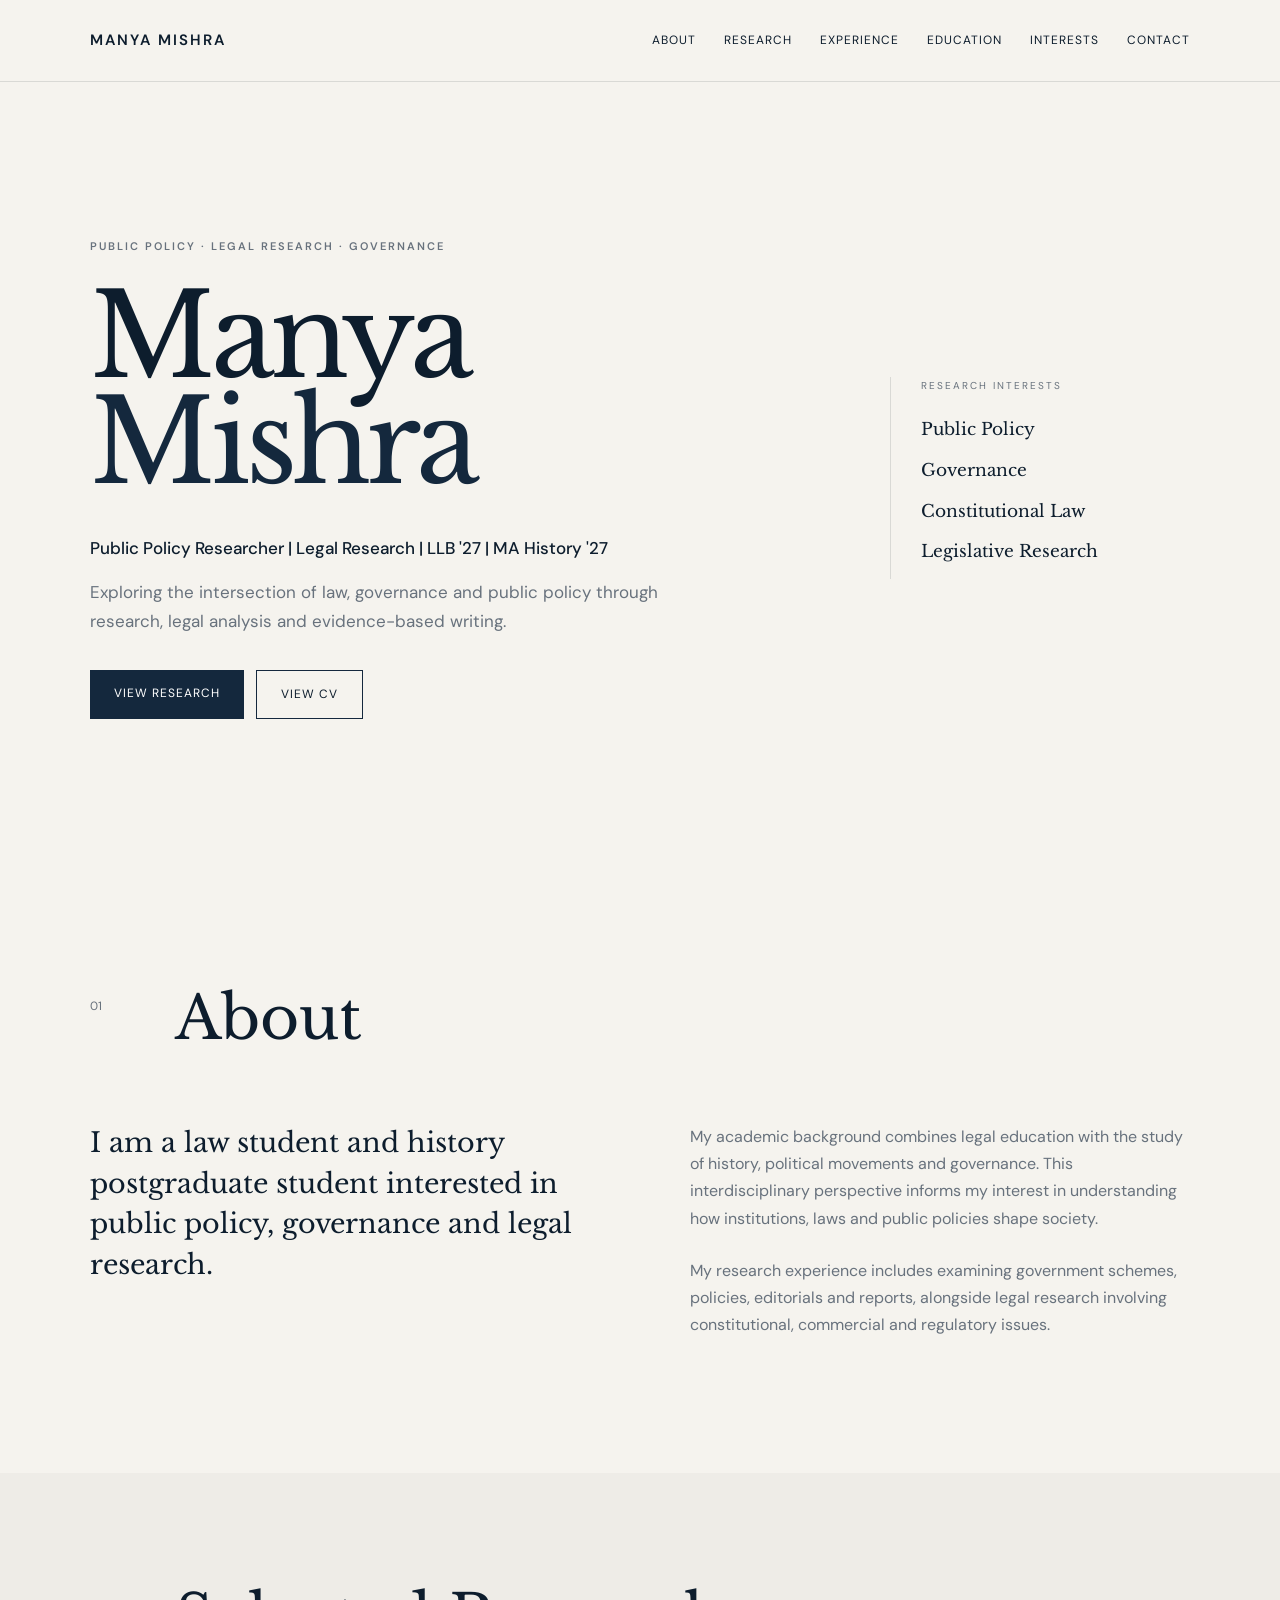
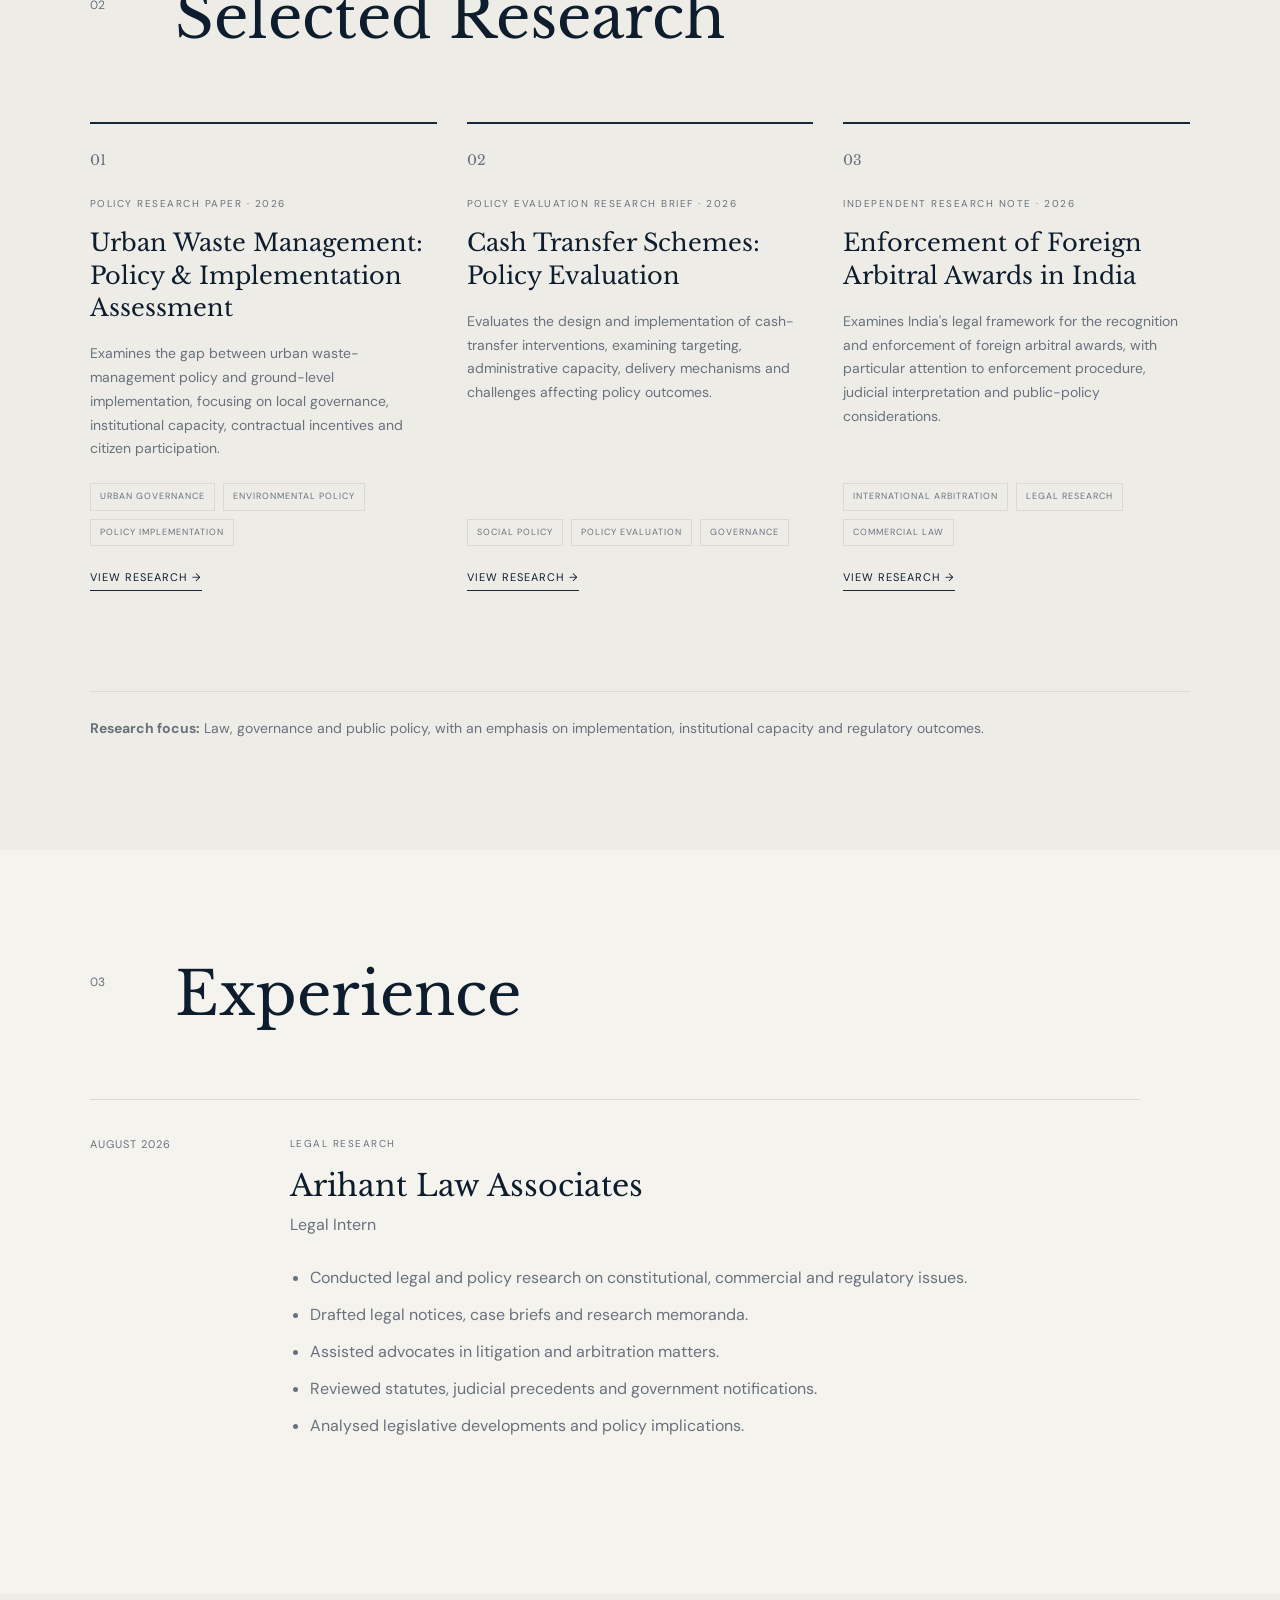
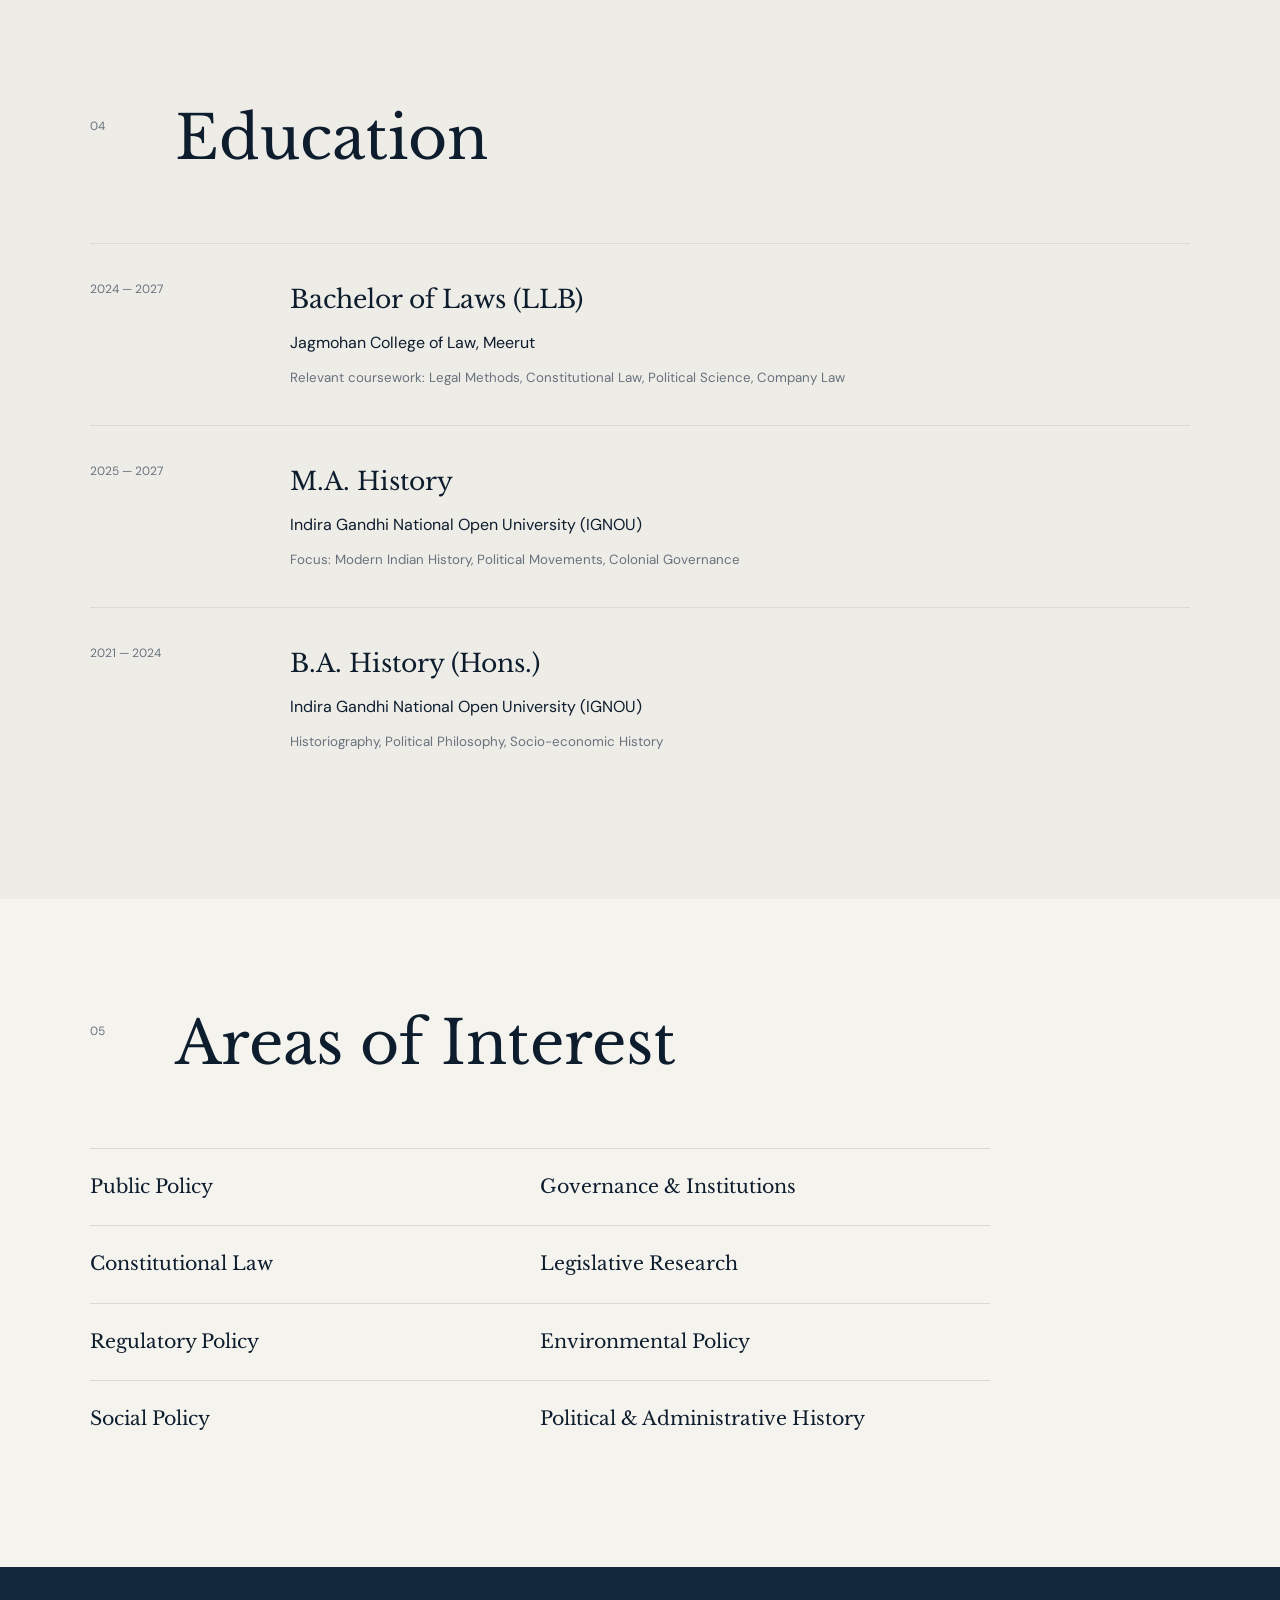
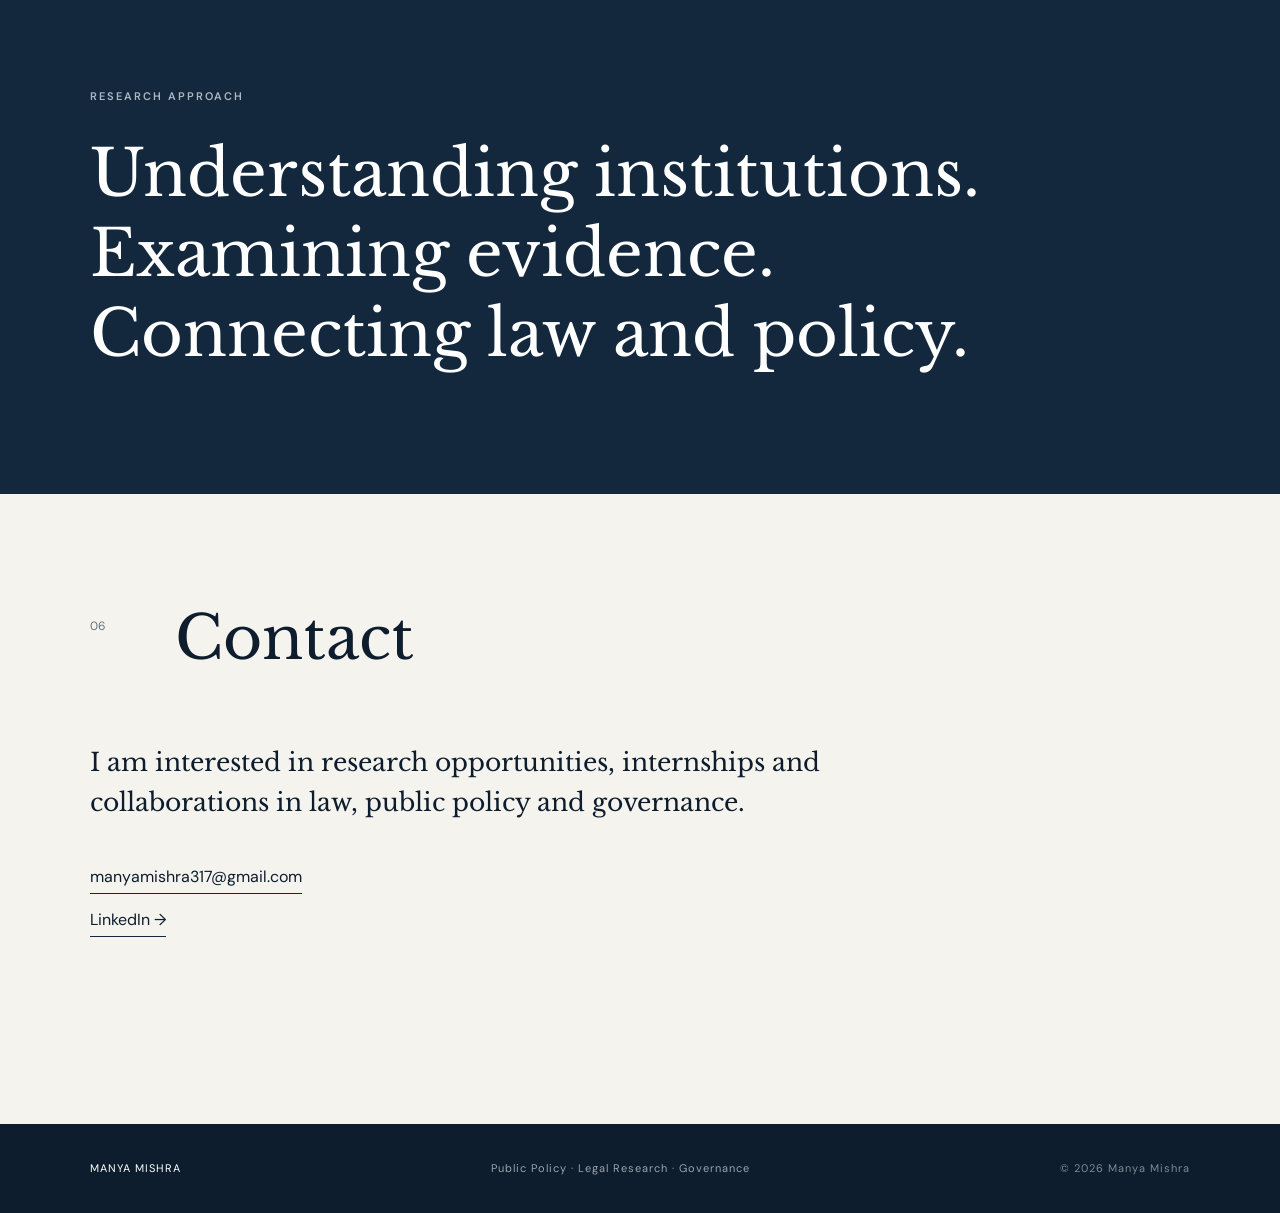
<file: index.html>
<!DOCTYPE html>
<html lang="en">

<head>
    <meta charset="UTF-8">
    <meta name="viewport" content="width=device-width, initial-scale=1.0">

    <title>Manya Mishra | Public Policy Researcher</title>

    <meta name="description"
        content="Manya Mishra — Public Policy Researcher, Legal Researcher and LLB & MA History student.">

    <link rel="stylesheet" href="policy.css">
</head>

<body>

    <!-- NAVIGATION -->

    <nav class="navbar">

        <a href="#" class="logo">
            MANYA MISHRA
        </a>

        <div class="nav-links">
            <a href="#about">About</a>
            <a href="#research">Research</a>
            <a href="#experience">Experience</a>
            <a href="#education">Education</a>
            <a href="#interests">Interests</a>
            <a href="#contact">Contact</a>
        </div>

    </nav>


    <!-- HERO -->

    <header class="hero">

        <div class="hero-content">

            <p class="eyebrow">
                PUBLIC POLICY · LEGAL RESEARCH · GOVERNANCE
            </p>

            <h1>
                Manya<br>
                <span>Mishra</span>
            </h1>

            <p class="hero-title">
                Public Policy Researcher | Legal Research | LLB '27 | MA History '27
            </p>

            <p class="hero-description">
                Exploring the intersection of law, governance and public policy
                through research, legal analysis and evidence-based writing.
            </p>

            <div class="hero-buttons">

                <a href="#research" class="button dark">
                    View Research
                </a>

                <a href="Resume.pdf" class="button outline" target="_blank">
                    View CV
                </a>

            </div>

        </div>


        <div class="hero-side">

            <p>
                RESEARCH INTERESTS
            </p>

            <span>Public Policy</span>
            <span>Governance</span>
            <span>Constitutional Law</span>
            <span>Legislative Research</span>

        </div>

    </header>


    <!-- ABOUT -->

    <section id="about" class="section">

        <div class="section-heading">

            <span>01</span>

            <h2>About</h2>

        </div>

        <div class="about-content">

            <p class="large-text">
                I am a law student and history postgraduate student interested
                in public policy, governance and legal research.
            </p>

            <div class="about-text">

                <p>
                    My academic background combines legal education with the
                    study of history, political movements and governance.
                    This interdisciplinary perspective informs my interest
                    in understanding how institutions, laws and public
                    policies shape society.
                </p>

                <p>
                    My research experience includes examining government
                    schemes, policies, editorials and reports, alongside
                    legal research involving constitutional, commercial and
                    regulatory issues.
                </p>

            </div>

        </div>

    </section>


    <!-- SELECTED RESEARCH -->

    <section id="research" class="section light-section">

        <div class="section-heading">

            <span>02</span>

            <h2>Selected Research</h2>

        </div>


        <div class="projects-grid">


            <!-- PROJECT 01 -->

            <article class="project-card">

                <div class="project-number">
                    01
                </div>

                <p class="project-type">
                    POLICY RESEARCH PAPER · 2026
                </p>

                <h3>
                    Urban Waste Management: Policy & Implementation Assessment
                </h3>

                <p>
                    Examines the gap between urban waste-management policy
                    and ground-level implementation, focusing on local
                    governance, institutional capacity, contractual
                    incentives and citizen participation.
                </p>

                <div class="project-tags">

                    <span>Urban Governance</span>
                    <span>Environmental Policy</span>
                    <span>Policy Implementation</span>

                </div>

                <a href="urban-waste.html" class="project-link">
                    View Research →
                </a>

            </article>


            <!-- PROJECT 02 -->

            <article class="project-card">

                <div class="project-number">
                    02
                </div>

                <p class="project-type">
                    POLICY EVALUATION RESEARCH BRIEF · 2026
                </p>

                <h3>
                    Cash Transfer Schemes: Policy Evaluation
                </h3>

                <p>
                    Evaluates the design and implementation of cash-transfer
                    interventions, examining targeting, administrative
                    capacity, delivery mechanisms and challenges affecting
                    policy outcomes.
                </p>

                <div class="project-tags">

                    <span>Social Policy</span>
                    <span>Policy Evaluation</span>
                    <span>Governance</span>

                </div>

                <a href="cash-transfers.html" class="project-link">
                    View Research →
                </a>

            </article>


            <!-- PROJECT 03 -->

            <article class="project-card">

                <div class="project-number">
                    03
                </div>

                <p class="project-type">
                    INDEPENDENT RESEARCH NOTE · 2026
                </p>

                <h3>
                    Enforcement of Foreign Arbitral Awards in India
                </h3>

                <p>
                    Examines India's legal framework for the recognition and
                    enforcement of foreign arbitral awards, with particular
                    attention to enforcement procedure, judicial
                    interpretation and public-policy considerations.
                </p>

                <div class="project-tags">

                    <span>International Arbitration</span>
                    <span>Legal Research</span>
                    <span>Commercial Law</span>

                </div>

                <a href="foreign-arbitral-awards.html" class="project-link">
                    View Research →
                </a>

            </article>


        </div>


        <div class="research-note">

            <p>
                <strong>Research focus:</strong>
                Law, governance and public policy, with an emphasis on
                implementation, institutional capacity and regulatory outcomes.
            </p>

        </div>

    </section>


    <!-- EXPERIENCE -->

    <section id="experience" class="section">

        <div class="section-heading">

            <span>03</span>

            <h2>Experience</h2>

        </div>


        <div class="experience-item">

            <div class="experience-date">
                AUGUST 2026
            </div>

            <div class="experience-main">

                <p class="experience-type">
                    LEGAL RESEARCH
                </p>

                <h3>
                    Arihant Law Associates
                </h3>

                <p class="role">
                    Legal Intern
                </p>

                <ul>

                    <li>
                        Conducted legal and policy research on constitutional,
                        commercial and regulatory issues.
                    </li>

                    <li>
                        Drafted legal notices, case briefs and research
                        memoranda.
                    </li>

                    <li>
                        Assisted advocates in litigation and arbitration
                        matters.
                    </li>

                    <li>
                        Reviewed statutes, judicial precedents and government
                        notifications.
                    </li>

                    <li>
                        Analysed legislative developments and policy
                        implications.
                    </li>

                </ul>

            </div>

        </div>

    </section>


    <!-- EDUCATION -->

    <section id="education" class="section light-section">

        <div class="section-heading">

            <span>04</span>

            <h2>Education</h2>

        </div>


        <div class="education-list">


            <div class="education-item">

                <div class="education-year">
                    2024 — 2027
                </div>

                <div>

                    <h3>
                        Bachelor of Laws (LLB)
                    </h3>

                    <p>
                        Jagmohan College of Law, Meerut
                    </p>

                    <small>
                        Relevant coursework: Legal Methods,
                        Constitutional Law, Political Science, Company Law
                    </small>

                </div>

            </div>


            <div class="education-item">

                <div class="education-year">
                    2025 — 2027
                </div>

                <div>

                    <h3>
                        M.A. History
                    </h3>

                    <p>
                        Indira Gandhi National Open University (IGNOU)
                    </p>

                    <small>
                        Focus: Modern Indian History, Political Movements,
                        Colonial Governance
                    </small>

                </div>

            </div>


            <div class="education-item">

                <div class="education-year">
                    2021 — 2024
                </div>

                <div>

                    <h3>
                        B.A. History (Hons.)
                    </h3>

                    <p>
                        Indira Gandhi National Open University (IGNOU)
                    </p>

                    <small>
                        Historiography, Political Philosophy,
                        Socio-economic History
                    </small>

                </div>

            </div>


        </div>

    </section>


    <!-- AREAS OF INTEREST -->

    <section id="interests" class="section">

        <div class="section-heading">

            <span>05</span>

            <h2>Areas of Interest</h2>

        </div>


        <div class="interest-grid">

            <div>Public Policy</div>

            <div>Governance & Institutions</div>

            <div>Constitutional Law</div>

            <div>Legislative Research</div>

            <div>Regulatory Policy</div>

            <div>Environmental Policy</div>

            <div>Social Policy</div>

            <div>Political & Administrative History</div>

        </div>

    </section>


    <!-- RESEARCH APPROACH -->

    <section class="statement-section">

        <div>

            <p class="eyebrow">
                RESEARCH APPROACH
            </p>

            <h2>
                Understanding institutions.
                Examining evidence.
                Connecting law and policy.
            </h2>

        </div>

    </section>


    <!-- CONTACT -->

    <section id="contact" class="section contact-section">

        <div class="section-heading">

            <span>06</span>

            <h2>Contact</h2>

        </div>


        <div class="contact-content">

            <p>
                I am interested in research opportunities, internships and
                collaborations in law, public policy and governance.
            </p>


            <div class="contact-links">

                <a href="mailto:manyamishra317@gmail.com">
                    manyamishra317@gmail.com
                </a>

                <a href="https://www.linkedin.com/in/manya-mishra-5804bb2a0/"
                    target="_blank">
                    LinkedIn →
                </a>

            </div>

        </div>

    </section>


    <!-- FOOTER -->

    <footer>

        <div>
            MANYA MISHRA
        </div>

        <p>
            Public Policy · Legal Research · Governance
        </p>

        <span>
            © 2026 Manya Mishra
        </span>

    </footer>


</body>

</html>
</file>
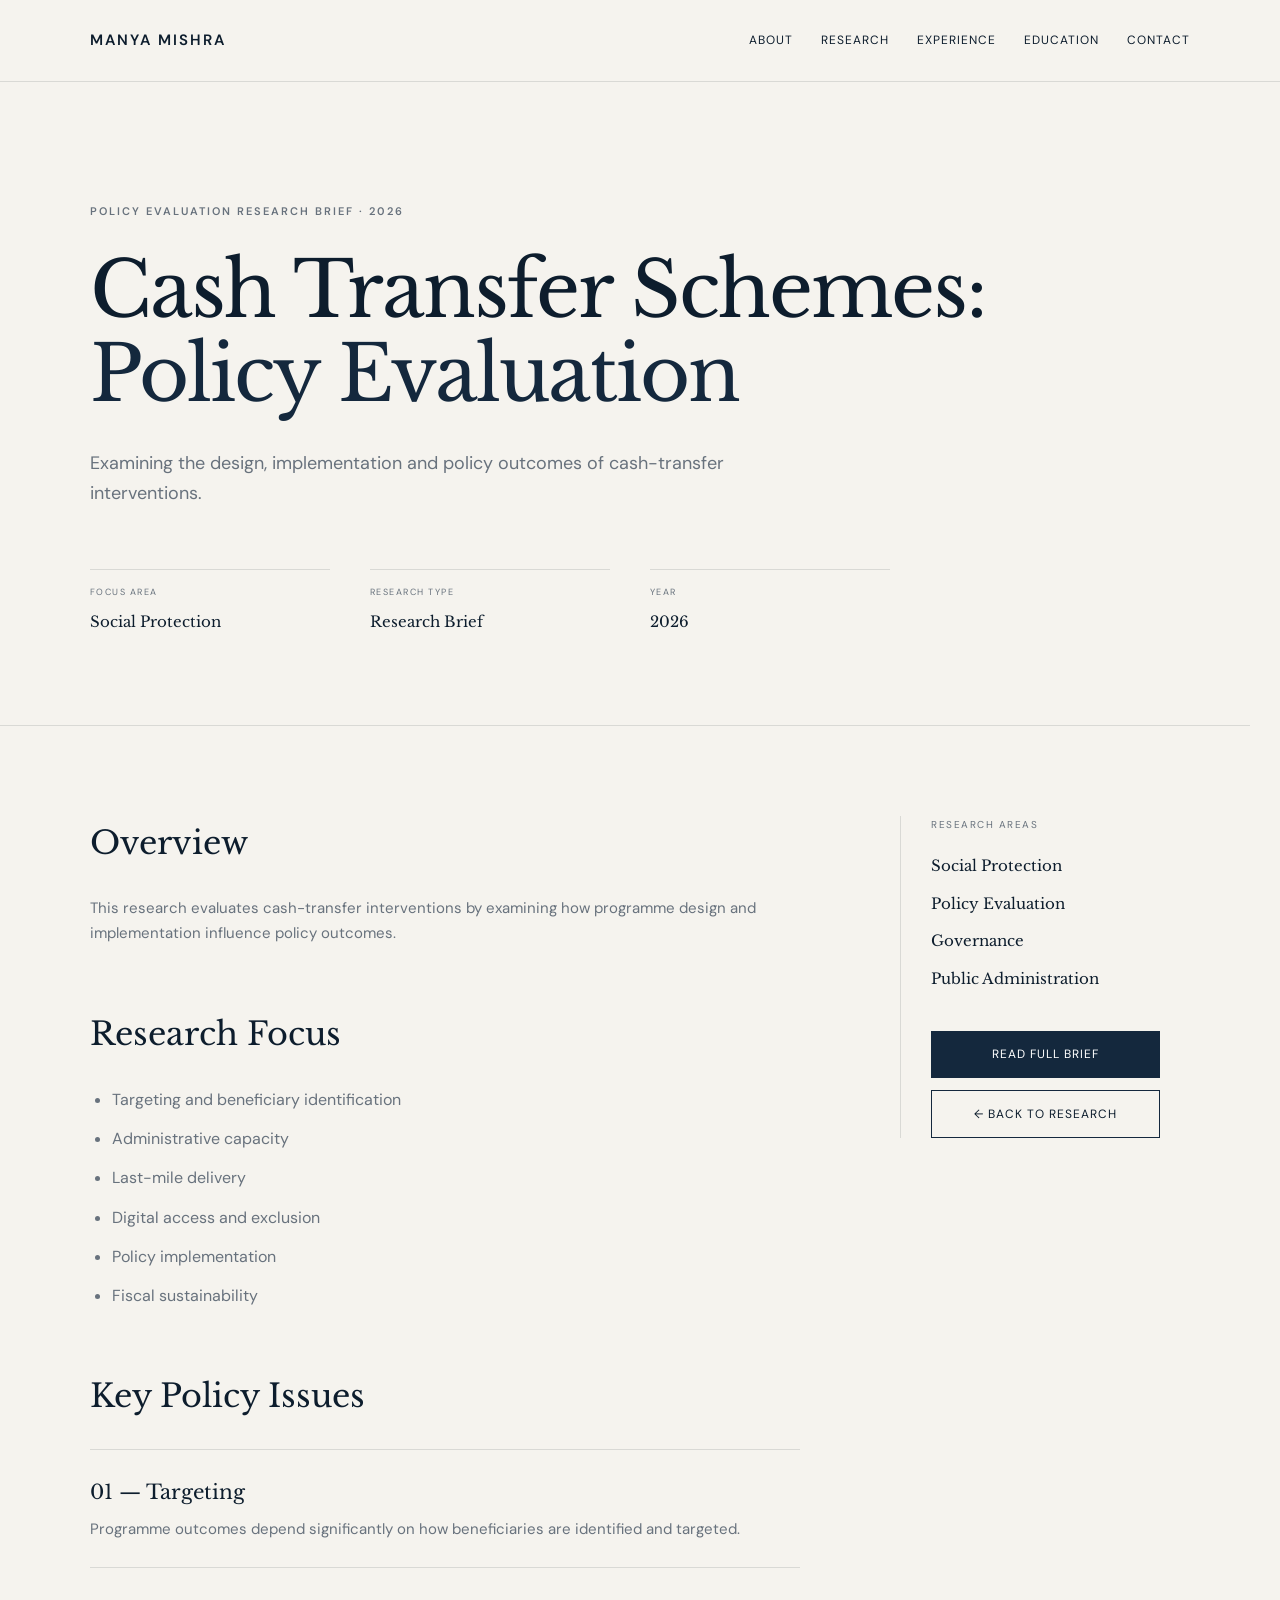
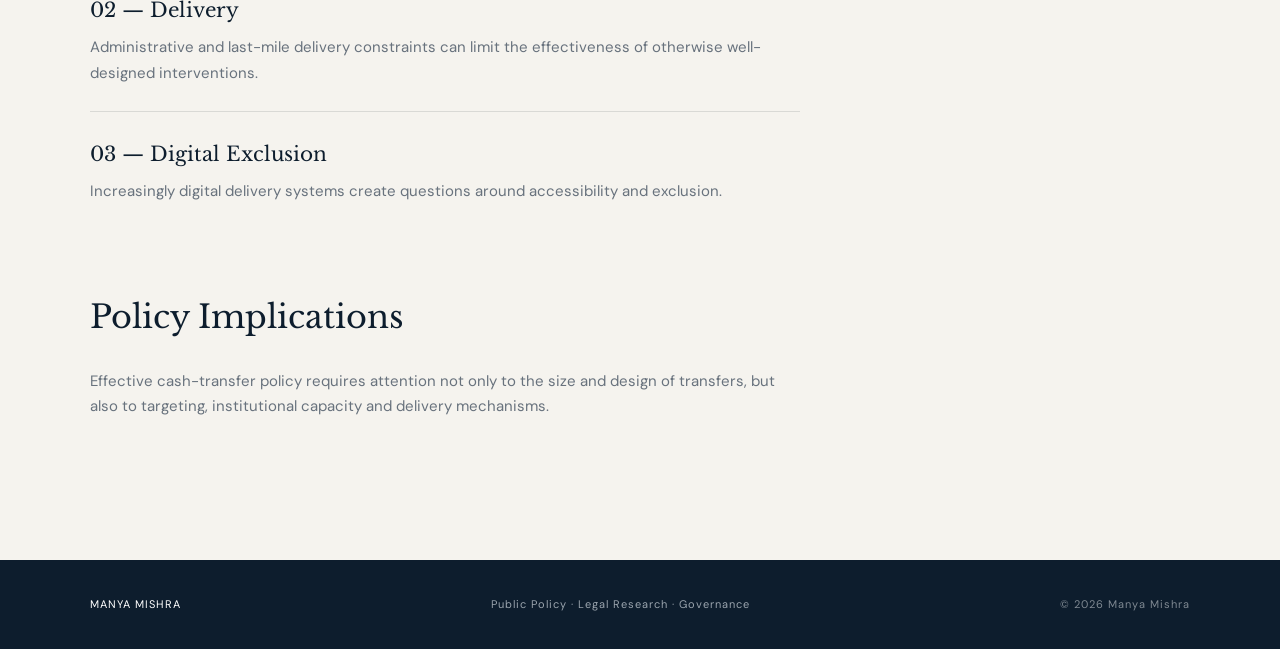
<file: cash-transfers.html>
<!DOCTYPE html>
<html lang="en">

<head>
    <meta charset="UTF-8">
    <meta name="viewport" content="width=device-width, initial-scale=1.0">

    <title>Cash Transfer Schemes | Manya Mishra</title>

    <link rel="stylesheet" href="policy.css">
</head>

<body>

<nav class="navbar">

    <a href="index.html" class="logo">
        MANYA MISHRA
    </a>

    <div class="nav-links">
        <a href="index.html#about">About</a>
        <a href="index.html#research">Research</a>
        <a href="index.html#experience">Experience</a>
        <a href="index.html#education">Education</a>
        <a href="index.html#contact">Contact</a>
    </div>

</nav>


<main class="research-page">

    <header class="research-hero">

        <p class="eyebrow">
            POLICY EVALUATION RESEARCH BRIEF · 2026
        </p>

        <h1>
            Cash Transfer Schemes:
            <span>Policy Evaluation</span>
        </h1>

        <p class="research-subtitle">
            Examining the design, implementation and policy outcomes
            of cash-transfer interventions.
        </p>

        <div class="research-meta">

            <div>
                <small>FOCUS AREA</small>
                <strong>Social Protection</strong>
            </div>

            <div>
                <small>RESEARCH TYPE</small>
                <strong>Research Brief</strong>
            </div>

            <div>
                <small>YEAR</small>
                <strong>2026</strong>
            </div>

        </div>

    </header>


    <section class="research-content">

        <div class="research-main">

            <h2>Overview</h2>

            <p>
                This research evaluates cash-transfer interventions
                by examining how programme design and implementation
                influence policy outcomes.
            </p>

            <h2>Research Focus</h2>

            <ul>
                <li>Targeting and beneficiary identification</li>
                <li>Administrative capacity</li>
                <li>Last-mile delivery</li>
                <li>Digital access and exclusion</li>
                <li>Policy implementation</li>
                <li>Fiscal sustainability</li>
            </ul>


            <h2>Key Policy Issues</h2>

            <div class="finding-box">
                <h3>01 — Targeting</h3>
                <p>
                    Programme outcomes depend significantly on how
                    beneficiaries are identified and targeted.
                </p>
            </div>

            <div class="finding-box">
                <h3>02 — Delivery</h3>
                <p>
                    Administrative and last-mile delivery constraints
                    can limit the effectiveness of otherwise well-designed
                    interventions.
                </p>
            </div>

            <div class="finding-box">
                <h3>03 — Digital Exclusion</h3>
                <p>
                    Increasingly digital delivery systems create questions
                    around accessibility and exclusion.
                </p>
            </div>


            <h2>Policy Implications</h2>

            <p>
                Effective cash-transfer policy requires attention not only
                to the size and design of transfers, but also to targeting,
                institutional capacity and delivery mechanisms.
            </p>

        </div>


        <aside class="research-sidebar">

            <p class="sidebar-label">
                RESEARCH AREAS
            </p>

            <span>Social Protection</span>
            <span>Policy Evaluation</span>
            <span>Governance</span>
            <span>Public Administration</span>

            <div class="research-actions">

                <a href="Cash%20Transfer%20Policy%20Brief.pdf"
                    target="_blank"
                    class="button dark">
                    Read Full Brief
                </a>

                <a href="index.html#research"
                   class="button outline">
                    ← Back to Research
                </a>

            </div>

        </aside>

    </section>

</main>


<footer>

    <div>MANYA MISHRA</div>

    <p>
        Public Policy · Legal Research · Governance
    </p>

    <span>© 2026 Manya Mishra</span>

</footer>

</body>
</html>
</file>
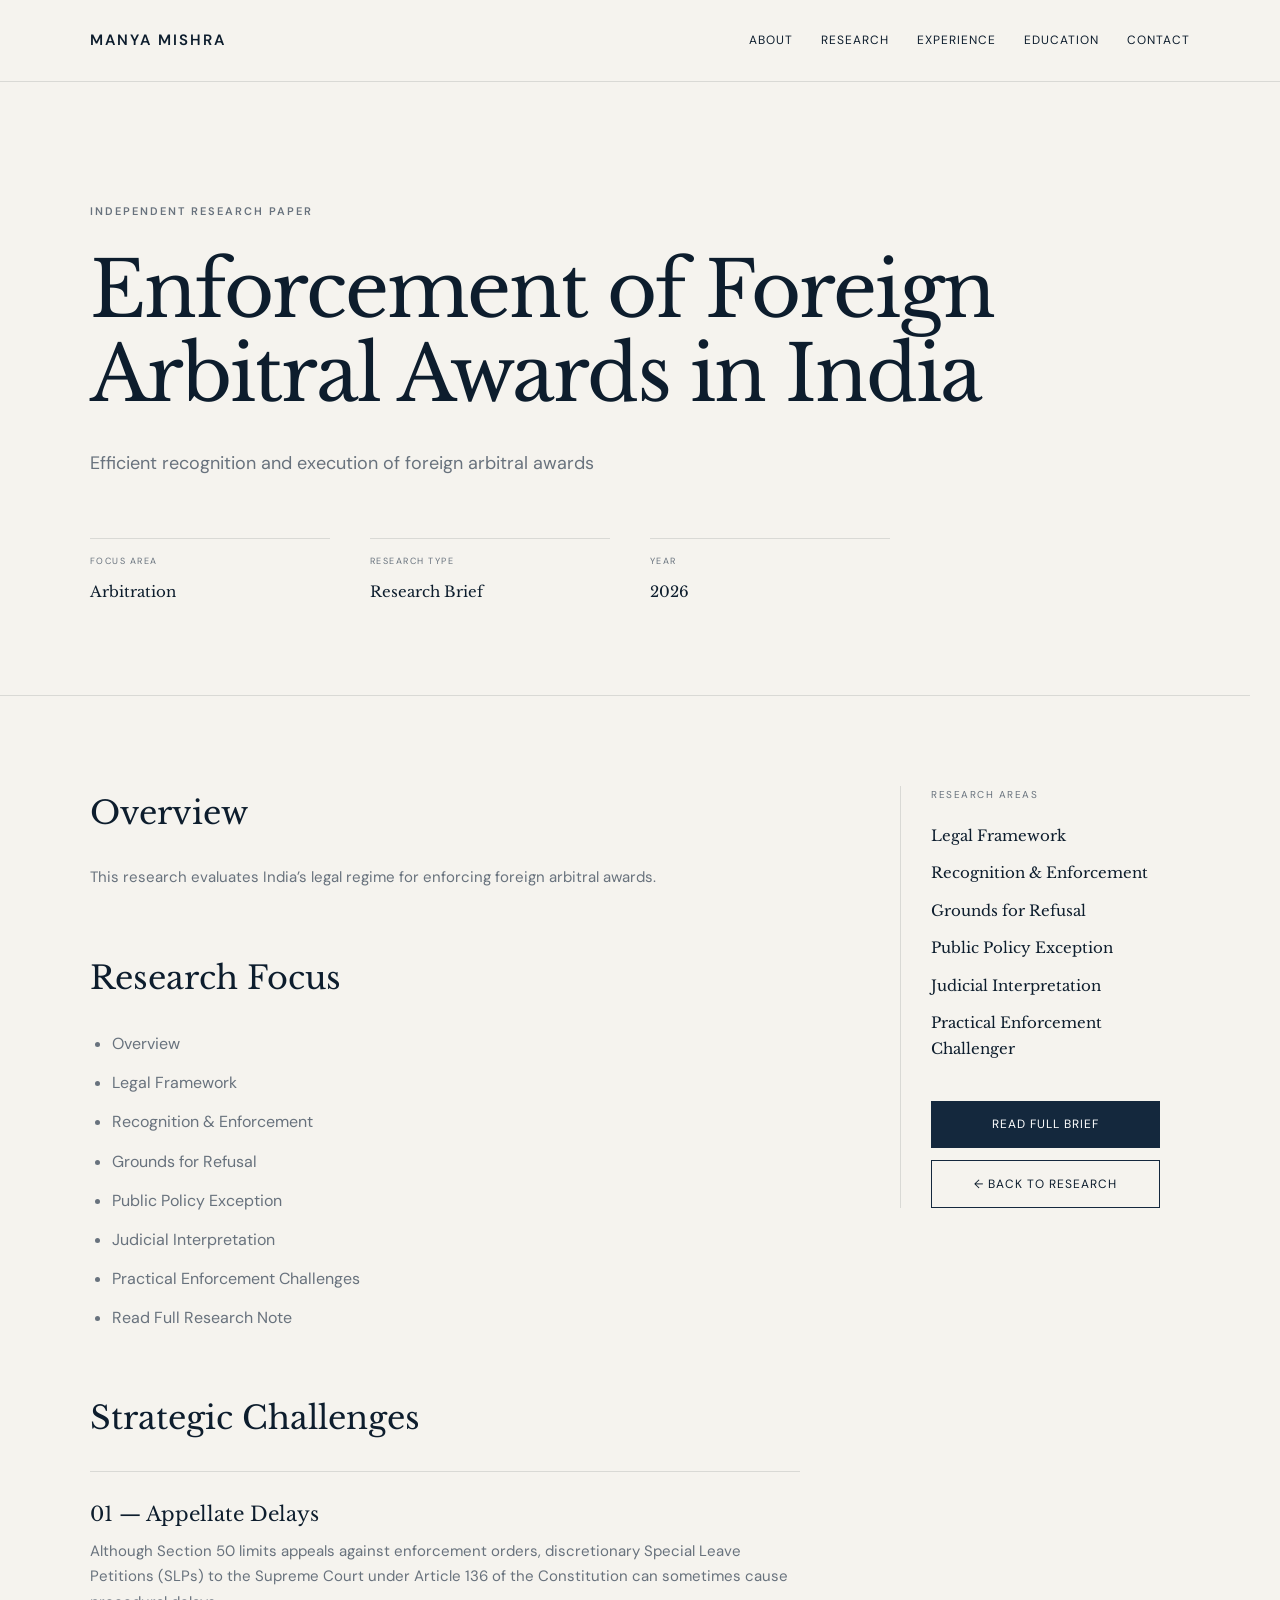
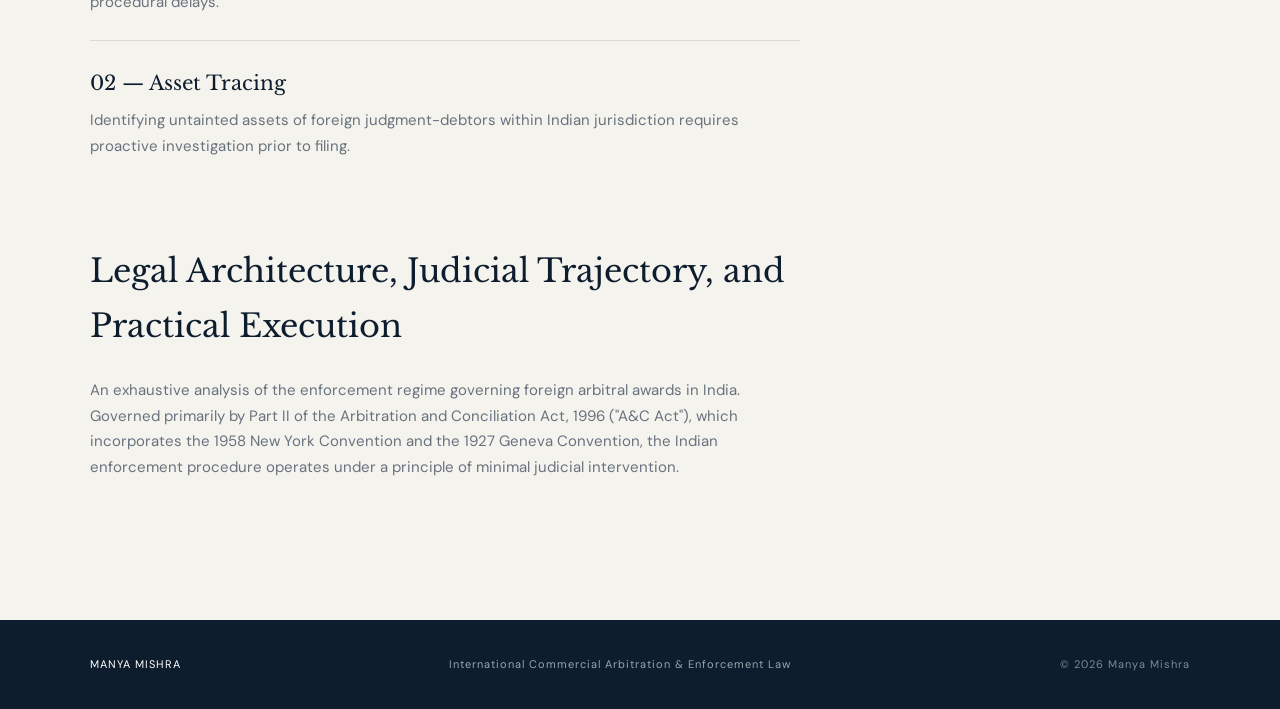
<file: foreign-arbitral-awards.html>
<!DOCTYPE html>
<html lang="en">

<head>
    <meta charset="UTF-8">
    <meta name="viewport" content="width=device-width, initial-scale=1.0">

    <title>Enforcement of Foreign Arbitral Awards in India | Manya Mishra</title>

    <link rel="stylesheet" href="policy.css">
</head>

<body>

<nav class="navbar">

    <a href="index.html" class="logo">
        MANYA MISHRA
    </a>

    <div class="nav-links">
        <a href="index.html#about">About</a>
        <a href="index.html#research">Research</a>
        <a href="index.html#experience">Experience</a>
        <a href="index.html#education">Education</a>
        <a href="index.html#contact">Contact</a>
    </div>

</nav>


<main class="research-page">

    <header class="research-hero">

        <p class="eyebrow">
            INDEPENDENT RESEARCH PAPER
        </p>

        <h1>
            Enforcement of Foreign Arbitral Awards in India
        </h1>

        <p class="research-subtitle">
            Efficient recognition and execution of foreign arbitral awards
        </p>

        <div class="research-meta">

            <div>
                <small>FOCUS AREA</small>
                <strong>Arbitration</strong>
            </div>

            <div>
                <small>RESEARCH TYPE</small>
                <strong>Research Brief</strong>
            </div>

            <div>
                <small>YEAR</small>
                <strong>2026</strong>
            </div>

        </div>

    </header>


    <section class="research-content">

        <div class="research-main">

            <h2>Overview</h2>

            <p>
                This research evaluates India’s legal regime for enforcing foreign arbitral awards.
            </p>

            <h2>Research Focus</h2>

            <ul>
                <li>Overview</li>
                <li>Legal Framework</li>
                <li>Recognition & Enforcement</li>
                <li>Grounds for Refusal</li>
                <li>Public Policy Exception</li>
                <li>Judicial Interpretation</li>
                <li>Practical Enforcement Challenges</li>
                <li>Read Full Research Note</li>
            </ul>


            <h2>Strategic Challenges</h2>

            <div class="finding-box">
                <h3>01 — Appellate Delays</h3>
                <p>
                    Although Section 50 limits appeals against enforcement orders, discretionary 
                    Special Leave Petitions (SLPs) to the Supreme Court under Article 136 of the Constitution can 
                    sometimes cause procedural delays. 
                </p>
            </div>

            <div class="finding-box">
                <h3>02 — Asset Tracing</h3>
                <p>
                    Identifying untainted assets of foreign judgment-debtors within Indian jurisdiction 
                    requires proactive investigation prior to filing. 
                </p>
            </div>


            <h2>Legal Architecture, Judicial Trajectory, and 
                Practical Execution</h2>

            <p>
                An exhaustive analysis of the enforcement regime governing foreign 
                arbitral awards in India. Governed primarily by Part II of the Arbitration and Conciliation Act, 1996 
                ("A&C Act"), which incorporates the 1958 New York Convention and the 1927 Geneva Convention, the 
                Indian enforcement procedure operates under a principle of minimal judicial intervention. 
            </p>

        </div>


        <aside class="research-sidebar">

            <p class="sidebar-label">
                RESEARCH AREAS
            </p>

            <span>Legal Framework</span>
            <span>Recognition & Enforcement</span>
            <span>Grounds for Refusal</span>
            <span>Public Policy Exception</span>
            <span>Judicial Interpretation</span>
            <span>Practical Enforcement Challenger</span>

            <div class="research-actions">

                <a href="Enforcement%20of%20Foreign%20Arbitral%20Awards%20in%20India.pdf"
                   target="_blank"
                   class="button dark">
                    Read Full Brief
                </a>

                <a href="index.html#research"
                   class="button outline">
                    ← Back to Research
                </a>

            </div>

        </aside>

    </section>

</main>


<footer>

    <div>MANYA MISHRA</div>

    <p>
         International Commercial Arbitration & Enforcement Law
    </p>

    <span>© 2026 Manya Mishra</span>

</footer>

</body>
</html>
</file>
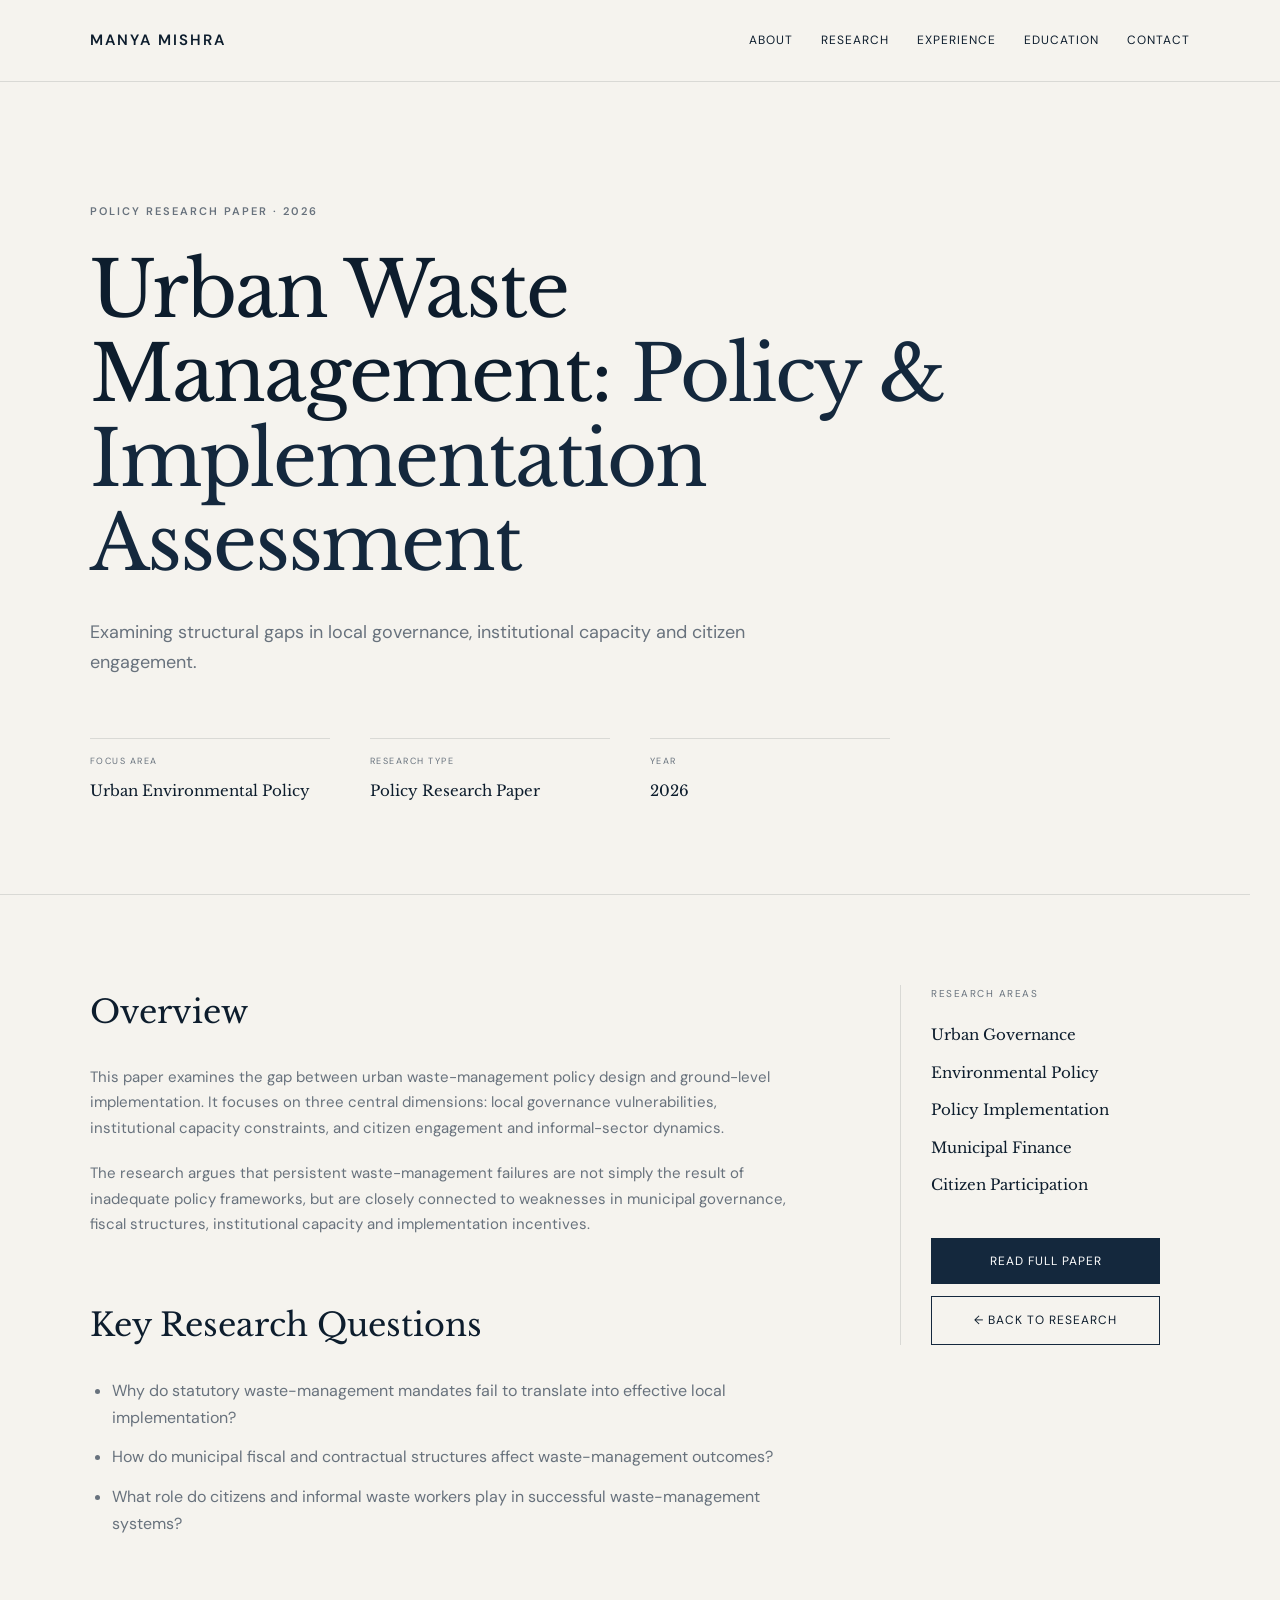
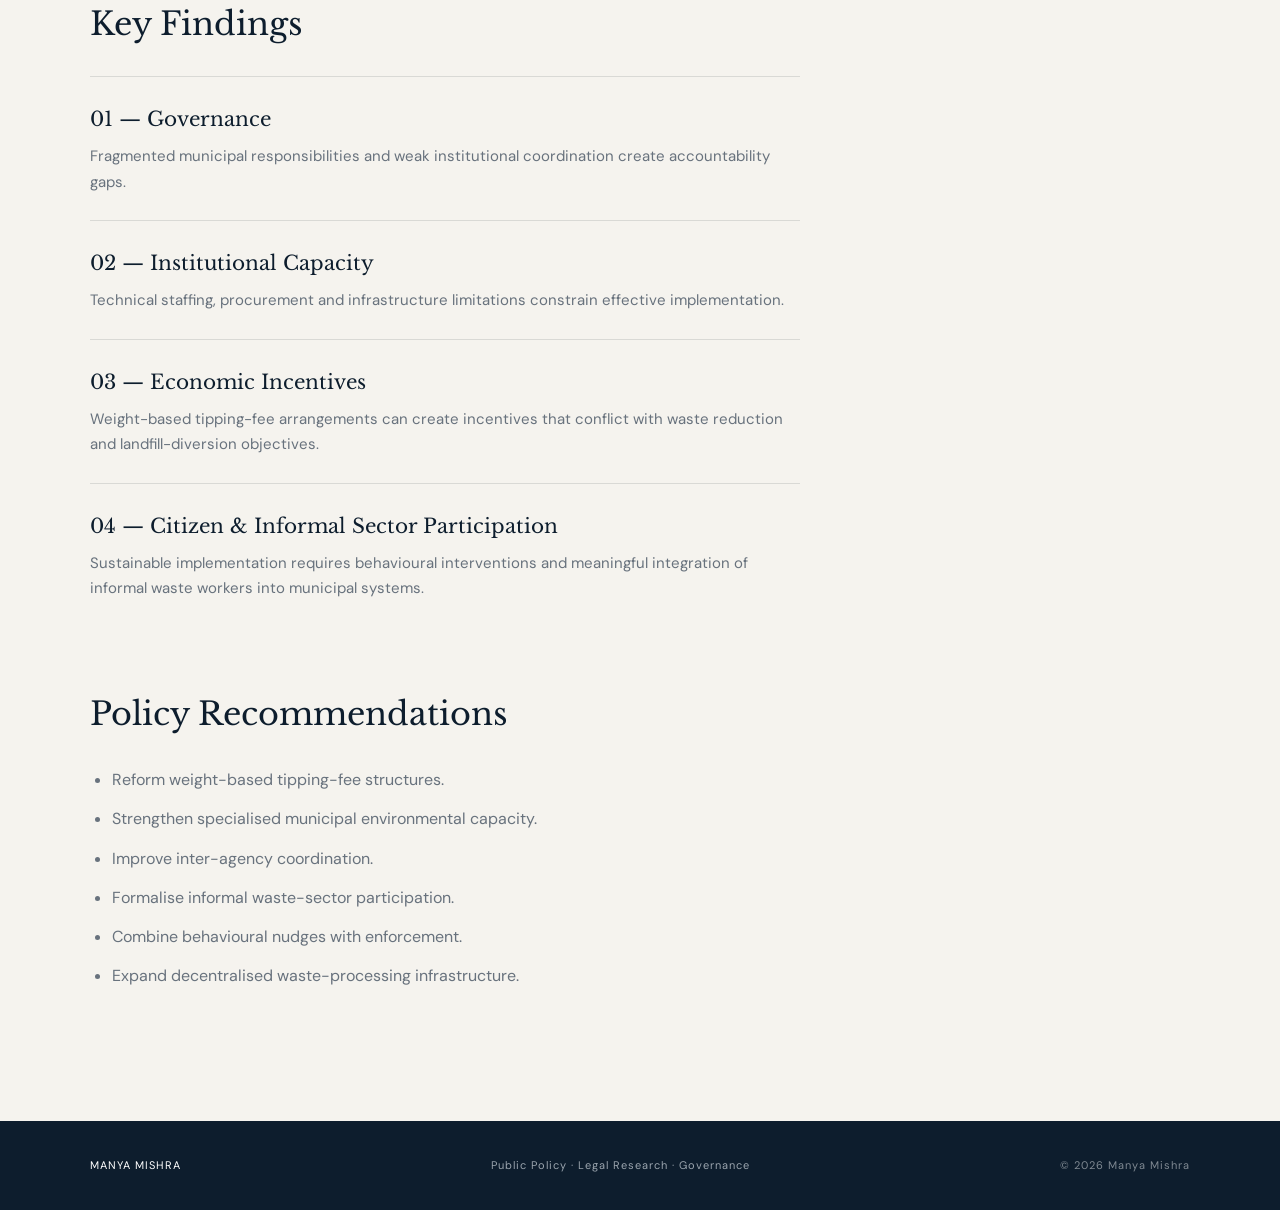
<file: urban-waste.html>
<!DOCTYPE html>
<html lang="en">

<head>
    <meta charset="UTF-8">
    <meta name="viewport" content="width=device-width, initial-scale=1.0">

    <title>Urban Waste Management | Manya Mishra</title>

    <link rel="stylesheet" href="policy.css">
</head>

<body>

    <nav class="navbar">

        <a href="index.html" class="logo">
            MANYA MISHRA
        </a>

        <div class="nav-links">
            <a href="index.html#about">About</a>
            <a href="index.html#research">Research</a>
            <a href="index.html#experience">Experience</a>
            <a href="index.html#education">Education</a>
            <a href="index.html#contact">Contact</a>
        </div>

    </nav>


    <main class="research-page">

        <header class="research-hero">

            <p class="eyebrow">
                POLICY RESEARCH PAPER · 2026
            </p>

            <h1>
                Urban Waste Management:
                <span>Policy & Implementation Assessment</span>
            </h1>

            <p class="research-subtitle">
                Examining structural gaps in local governance,
                institutional capacity and citizen engagement.
            </p>

            <div class="research-meta">

                <div>
                    <small>FOCUS AREA</small>
                    <strong>Urban Environmental Policy</strong>
                </div>

                <div>
                    <small>RESEARCH TYPE</small>
                    <strong>Policy Research Paper</strong>
                </div>

                <div>
                    <small>YEAR</small>
                    <strong>2026</strong>
                </div>

            </div>

        </header>


        <section class="research-content">

            <div class="research-main">

                <h2>Overview</h2>

                <p>
                    This paper examines the gap between urban waste-management
                    policy design and ground-level implementation. It focuses
                    on three central dimensions: local governance vulnerabilities,
                    institutional capacity constraints, and citizen engagement
                    and informal-sector dynamics.
                </p>

                <p>
                    The research argues that persistent waste-management
                    failures are not simply the result of inadequate policy
                    frameworks, but are closely connected to weaknesses in
                    municipal governance, fiscal structures, institutional
                    capacity and implementation incentives.
                </p>


                <h2>Key Research Questions</h2>

                <ul>
                    <li>
                        Why do statutory waste-management mandates fail to
                        translate into effective local implementation?
                    </li>

                    <li>
                        How do municipal fiscal and contractual structures
                        affect waste-management outcomes?
                    </li>

                    <li>
                        What role do citizens and informal waste workers play
                        in successful waste-management systems?
                    </li>
                </ul>


                <h2>Key Findings</h2>

                <div class="finding-box">

                    <h3>01 — Governance</h3>

                    <p>
                        Fragmented municipal responsibilities and weak
                        institutional coordination create accountability gaps.
                    </p>

                </div>


                <div class="finding-box">

                    <h3>02 — Institutional Capacity</h3>

                    <p>
                        Technical staffing, procurement and infrastructure
                        limitations constrain effective implementation.
                    </p>

                </div>


                <div class="finding-box">

                    <h3>03 — Economic Incentives</h3>

                    <p>
                        Weight-based tipping-fee arrangements can create
                        incentives that conflict with waste reduction and
                        landfill-diversion objectives.
                    </p>

                </div>


                <div class="finding-box">

                    <h3>04 — Citizen & Informal Sector Participation</h3>

                    <p>
                        Sustainable implementation requires behavioural
                        interventions and meaningful integration of informal
                        waste workers into municipal systems.
                    </p>

                </div>


                <h2>Policy Recommendations</h2>

                <ul>
                    <li>Reform weight-based tipping-fee structures.</li>
                    <li>Strengthen specialised municipal environmental capacity.</li>
                    <li>Improve inter-agency coordination.</li>
                    <li>Formalise informal waste-sector participation.</li>
                    <li>Combine behavioural nudges with enforcement.</li>
                    <li>Expand decentralised waste-processing infrastructure.</li>
                </ul>

            </div>


            <aside class="research-sidebar">

                <p class="sidebar-label">
                    RESEARCH AREAS
                </p>

                <span>Urban Governance</span>
                <span>Environmental Policy</span>
                <span>Policy Implementation</span>
                <span>Municipal Finance</span>
                <span>Citizen Participation</span>


                <div class="research-actions">

                    <a href="Urban%20Waste%20Policy%20Paper.pdf"
                        target="_blank"
                        class="button dark">
                        Read Full Paper
                    </a>

                    <a href="index.html#research"
                       class="button outline">
                        ← Back to Research
                    </a>

                </div>

            </aside>

        </section>

    </main>


    <footer>

        <div>
            MANYA MISHRA
        </div>

        <p>
            Public Policy · Legal Research · Governance
        </p>

        <span>
            © 2026 Manya Mishra
        </span>

    </footer>

</body>

</html>
</file>
<file: policy.css>
@import url('https://fonts.googleapis.com/css2?family=DM+Sans:wght@400;500;600&family=Libre+Baskerville:wght@400;700&display=swap');

:root {
    --navy: #14283d;
    --navy-dark: #0d1d2d;
    --cream: #f5f3ee;
    --white: #ffffff;
    --grey: #68727d;
    --border: #d9d9d5;
    --light: #eeece7;
}


/* =========================
   GLOBAL
========================= */

* {
    margin: 0;
    padding: 0;
    box-sizing: border-box;
}

html {
    scroll-behavior: smooth;
}

body {
    background: var(--cream);
    color: var(--navy-dark);
    font-family: "DM Sans", sans-serif;
    line-height: 1.7;
}

a {
    color: inherit;
}


/* =========================
   NAVIGATION
========================= */

.navbar {
    height: 82px;
    padding: 0 7%;
    display: flex;
    justify-content: space-between;
    align-items: center;
    border-bottom: 1px solid var(--border);
    background: rgba(245, 243, 238, 0.97);
    position: sticky;
    top: 0;
    z-index: 100;
}

.logo {
    text-decoration: none;
    font-size: 15px;
    font-weight: 600;
    letter-spacing: 2px;
}

.nav-links {
    display: flex;
    gap: 28px;
}

.nav-links a {
    text-decoration: none;
    font-size: 12px;
    text-transform: uppercase;
    letter-spacing: 1px;
}

.nav-links a:hover {
    color: var(--grey);
}


/* =========================
   HERO
========================= */

.hero {
    min-height: 88vh;
    padding: 100px 7%;
    display: grid;
    grid-template-columns: 1fr 300px;
    gap: 80px;
    align-items: center;
    background: var(--cream);
}

.eyebrow {
    font-size: 11px;
    letter-spacing: 2px;
    font-weight: 600;
    color: var(--grey);
    margin-bottom: 28px;
}

.hero h1 {
    font-family: "Libre Baskerville", serif;
    font-size: clamp(65px, 9vw, 125px);
    line-height: 0.92;
    font-weight: 400;
    letter-spacing: -5px;
}

.hero h1 span {
    color: var(--navy);
}

.hero-title {
    margin-top: 38px;
    font-size: 17px;
    font-weight: 500;
}

.hero-description {
    max-width: 620px;
    margin-top: 15px;
    color: var(--grey);
    font-size: 17px;
}

.hero-buttons {
    display: flex;
    gap: 12px;
    margin-top: 35px;
}


/* =========================
   BUTTONS
========================= */

.button {
    padding: 13px 24px;
    text-decoration: none;
    font-size: 12px;
    text-transform: uppercase;
    letter-spacing: 1px;
    transition: 0.2s;
}

.button.dark {
    background: var(--navy);
    color: white;
}

.button.dark:hover {
    background: var(--navy-dark);
}

.button.outline {
    border: 1px solid var(--navy);
}

.button.outline:hover {
    background: var(--navy);
    color: white;
}


/* =========================
   HERO SIDE
========================= */

.hero-side {
    border-left: 1px solid var(--border);
    padding-left: 30px;
}

.hero-side p {
    font-size: 10px;
    letter-spacing: 2px;
    color: var(--grey);
    margin-bottom: 22px;
}

.hero-side span {
    display: block;
    font-family: "Libre Baskerville", serif;
    font-size: 17px;
    margin-bottom: 12px;
}


/* =========================
   GENERAL SECTIONS
========================= */

.section {
    padding: 110px 7%;
}

.light-section {
    background: var(--light);
}

.section-heading {
    display: grid;
    grid-template-columns: 60px 1fr;
    gap: 25px;
    margin-bottom: 70px;
}

.section-heading span {
    color: var(--grey);
    font-size: 12px;
    padding-top: 12px;
}

.section-heading h2 {
    font-family: "Libre Baskerville", serif;
    font-size: clamp(35px, 5vw, 60px);
    font-weight: 400;
    line-height: 1.15;
}


/* =========================
   ABOUT
========================= */

.about-content {
    display: grid;
    grid-template-columns: 1fr 1fr;
    gap: 100px;
    max-width: 1100px;
}

.large-text {
    font-family: "Libre Baskerville", serif;
    font-size: 27px;
    line-height: 1.5;
}

.about-text p {
    margin-bottom: 25px;
    color: var(--grey);
}


/* =========================
   SELECTED RESEARCH
========================= */

.projects-grid {
    display: grid;
    grid-template-columns: repeat(3, 1fr);
    gap: 30px;
}

.project-card {
    border-top: 2px solid var(--navy);
    padding: 25px 0 30px;
    display: flex;
    flex-direction: column;
    min-height: 390px;
}

.project-number {
    font-family: "Libre Baskerville", serif;
    color: var(--grey);
    font-size: 14px;
    margin-bottom: 22px;
}

.project-type {
    color: var(--grey);
    font-size: 10px;
    letter-spacing: 1.5px;
    text-transform: uppercase;
    margin-bottom: 15px;
}

.project-card h3 {
    font-family: "Libre Baskerville", serif;
    font-size: 24px;
    font-weight: 400;
    line-height: 1.35;
    margin-bottom: 18px;
}

.project-card > p:not(.project-type) {
    color: var(--grey);
    font-size: 14px;
    line-height: 1.7;
    margin-bottom: 22px;
}

.project-tags {
    display: flex;
    flex-wrap: wrap;
    gap: 8px;
    margin-top: auto;
    margin-bottom: 22px;
}

.project-tags span {
    border: 1px solid var(--border);
    padding: 5px 9px;
    font-size: 9px;
    letter-spacing: 1px;
    text-transform: uppercase;
    color: var(--grey);
}

.project-link {
    width: fit-content;
    text-decoration: none;
    font-size: 11px;
    letter-spacing: 1px;
    text-transform: uppercase;
    border-bottom: 1px solid var(--navy);
    padding-bottom: 3px;
    transition: 0.2s;
}

.project-link:hover {
    color: var(--grey);
    border-color: var(--grey);
}

.research-note {
    border-top: 1px solid var(--border);
    margin-top: 70px;
    padding-top: 25px;
    color: var(--grey);
    font-size: 14px;
}


/* =========================
   EXPERIENCE
========================= */

.experience-item {
    display: grid;
    grid-template-columns: 200px 1fr;
    max-width: 1050px;
    border-top: 1px solid var(--border);
    padding: 35px 0;
}

.experience-date {
    font-size: 11px;
    letter-spacing: 1px;
    color: var(--grey);
}

.experience-type {
    font-size: 10px;
    letter-spacing: 1.5px;
    color: var(--grey);
}

.experience-main h3 {
    font-family: "Libre Baskerville", serif;
    font-size: 30px;
    font-weight: 400;
    margin-top: 8px;
}

.role {
    color: var(--grey);
    margin-bottom: 25px;
}

.experience-main ul {
    padding-left: 20px;
    color: var(--grey);
}

.experience-main li {
    margin-bottom: 10px;
}


/* =========================
   EDUCATION
========================= */

.education-list {
    max-width: 1100px;
}

.education-item {
    display: grid;
    grid-template-columns: 200px 1fr;
    border-top: 1px solid var(--border);
    padding: 35px 0;
}

.education-year {
    color: var(--grey);
    font-size: 12px;
}

.education-item h3 {
    font-family: "Libre Baskerville", serif;
    font-weight: 400;
    font-size: 25px;
}

.education-item p {
    margin: 7px 0;
}

.education-item small {
    color: var(--grey);
}


/* =========================
   INTERESTS
========================= */

.interest-grid {
    display: grid;
    grid-template-columns: repeat(2, 1fr);
    max-width: 900px;
}

.interest-grid div {
    padding: 22px 0;
    border-top: 1px solid var(--border);
    font-family: "Libre Baskerville", serif;
    font-size: 19px;
}


/* =========================
   STATEMENT
========================= */

.statement-section {
    background: var(--navy);
    color: white;
    padding: 120px 7%;
}

.statement-section .eyebrow {
    color: #aeb8c2;
}

.statement-section h2 {
    max-width: 900px;
    font-family: "Libre Baskerville", serif;
    font-size: clamp(35px, 5vw, 65px);
    font-weight: 400;
    line-height: 1.25;
}


/* =========================
   CONTACT
========================= */

.contact-section {
    min-height: 70vh;
}

.contact-content {
    max-width: 800px;
}

.contact-content > p {
    font-family: "Libre Baskerville", serif;
    font-size: 25px;
    line-height: 1.6;
}

.contact-links {
    display: flex;
    flex-direction: column;
    gap: 12px;
    margin-top: 40px;
}

.contact-links a {
    width: fit-content;
    text-decoration: none;
    border-bottom: 1px solid var(--navy);
    padding-bottom: 3px;
}

.contact-links a:hover {
    color: var(--grey);
}


/* =========================
   FOOTER
========================= */

footer {
    background: var(--navy-dark);
    color: white;
    padding: 35px 7%;
    display: flex;
    justify-content: space-between;
    align-items: center;
    font-size: 11px;
    letter-spacing: 1px;
}

footer p {
    color: #9ba5ae;
}

footer span {
    color: #7f8992;
}


/* ==================================================
   INDIVIDUAL RESEARCH PROJECT PAGES
================================================== */

.research-page {
    background: var(--cream);
}


/* Research page hero */

.research-hero {
    padding: 120px 7% 90px;
    border-bottom: 1px solid var(--border);
    max-width: 1250px;
}

.research-hero h1 {
    max-width: 1000px;
    font-family: "Libre Baskerville", serif;
    font-size: clamp(42px, 6vw, 78px);
    line-height: 1.1;
    font-weight: 400;
    letter-spacing: -2px;
}

.research-hero h1 span {
    color: var(--navy);
}

.research-subtitle {
    max-width: 700px;
    margin-top: 30px;
    color: var(--grey);
    font-size: 18px;
}


/* Research metadata */

.research-meta {
    display: grid;
    grid-template-columns: repeat(3, 1fr);
    max-width: 800px;
    margin-top: 60px;
    gap: 40px;
}

.research-meta div {
    border-top: 1px solid var(--border);
    padding-top: 15px;
}

.research-meta small {
    display: block;
    color: var(--grey);
    font-size: 9px;
    letter-spacing: 1.5px;
    margin-bottom: 8px;
}

.research-meta strong {
    font-family: "Libre Baskerville", serif;
    font-size: 15px;
    font-weight: 400;
}


/* Research content */

.research-content {
    display: grid;
    grid-template-columns: minmax(0, 760px) 260px;
    gap: 100px;
    padding: 90px 7% 120px;
    max-width: 1250px;
}

.research-main h2 {
    font-family: "Libre Baskerville", serif;
    font-size: 32px;
    font-weight: 400;
    margin: 60px 0 25px;
}

.research-main h2:first-child {
    margin-top: 0;
}

.research-main p {
    color: var(--grey);
    font-size: 15px;
    margin-bottom: 20px;
}

.research-main ul {
    padding-left: 22px;
    color: var(--grey);
}

.research-main li {
    margin-bottom: 12px;
}


/* Findings */

.finding-box {
    border-top: 1px solid var(--border);
    padding: 25px 0;
}

.finding-box h3 {
    font-family: "Libre Baskerville", serif;
    font-size: 20px;
    font-weight: 400;
    margin-bottom: 8px;
}

.finding-box p {
    margin-bottom: 0;
}


/* Research sidebar */

.research-sidebar {
    border-left: 1px solid var(--border);
    padding-left: 30px;
    height: fit-content;
    position: sticky;
    top: 120px;
}

.sidebar-label {
    font-size: 10px;
    letter-spacing: 1.5px;
    color: var(--grey);
    margin-bottom: 20px;
}

.research-sidebar > span {
    display: block;
    font-family: "Libre Baskerville", serif;
    font-size: 15px;
    margin-bottom: 12px;
}


/* Research page buttons */

.research-actions {
    display: flex;
    flex-direction: column;
    gap: 12px;
    margin-top: 40px;
}

.research-actions .button {
    text-align: center;
}


/* ==================================================
   MOBILE / TABLET
================================================== */

@media (max-width: 800px) {


    /* Navigation */

    .navbar {
        padding: 0 6%;
    }

    .nav-links {
        display: none;
    }


    /* Homepage hero */

    .hero {
        grid-template-columns: 1fr;
        padding: 80px 6%;
        gap: 60px;
    }

    .hero h1 {
        font-size: 70px;
    }

    .hero-side {
        border-left: none;
        border-top: 1px solid var(--border);
        padding-left: 0;
        padding-top: 25px;
    }


    /* General sections */

    .section {
        padding: 80px 6%;
    }


    /* About */

    .about-content {
        grid-template-columns: 1fr;
        gap: 40px;
    }


    /* Research cards */

    .projects-grid {
        grid-template-columns: 1fr;
        gap: 50px;
    }

    .project-card {
        min-height: auto;
    }


    /* Experience & education */

    .experience-item,
    .education-item {
        grid-template-columns: 1fr;
        gap: 15px;
    }


    /* Interests */

    .interest-grid {
        grid-template-columns: 1fr;
    }


    /* Research project page */

    .research-hero {
        padding: 80px 6% 60px;
    }

    .research-hero h1 {
        font-size: 42px;
        letter-spacing: -1px;
    }

    .research-content {
        grid-template-columns: 1fr;
        padding: 60px 6% 80px;
        gap: 60px;
    }

    .research-meta {
        grid-template-columns: 1fr;
        gap: 25px;
        margin-top: 40px;
    }

    .research-sidebar {
        border-left: none;
        border-top: 1px solid var(--border);
        padding-left: 0;
        padding-top: 30px;
        position: static;
    }


    /* Footer */

    footer {
        flex-direction: column;
        align-items: flex-start;
        gap: 10px;
    }

}
</file>
